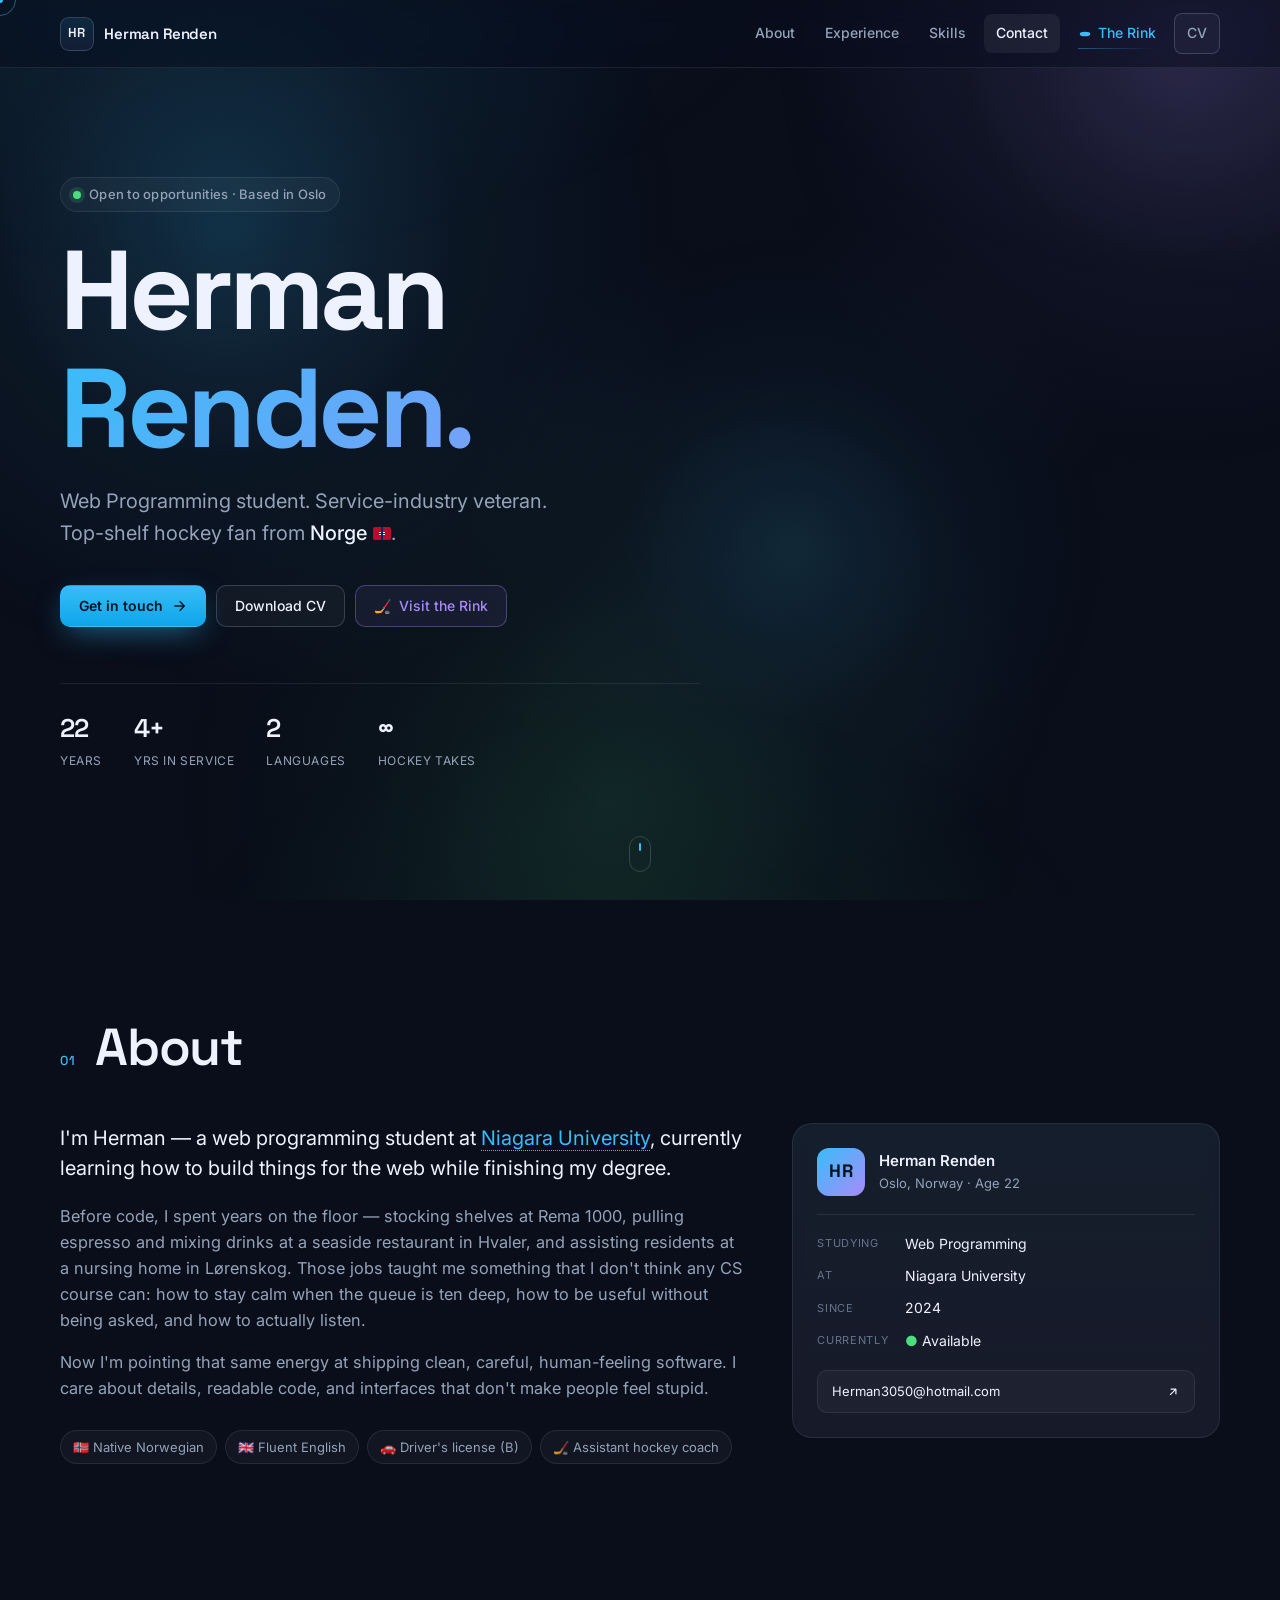
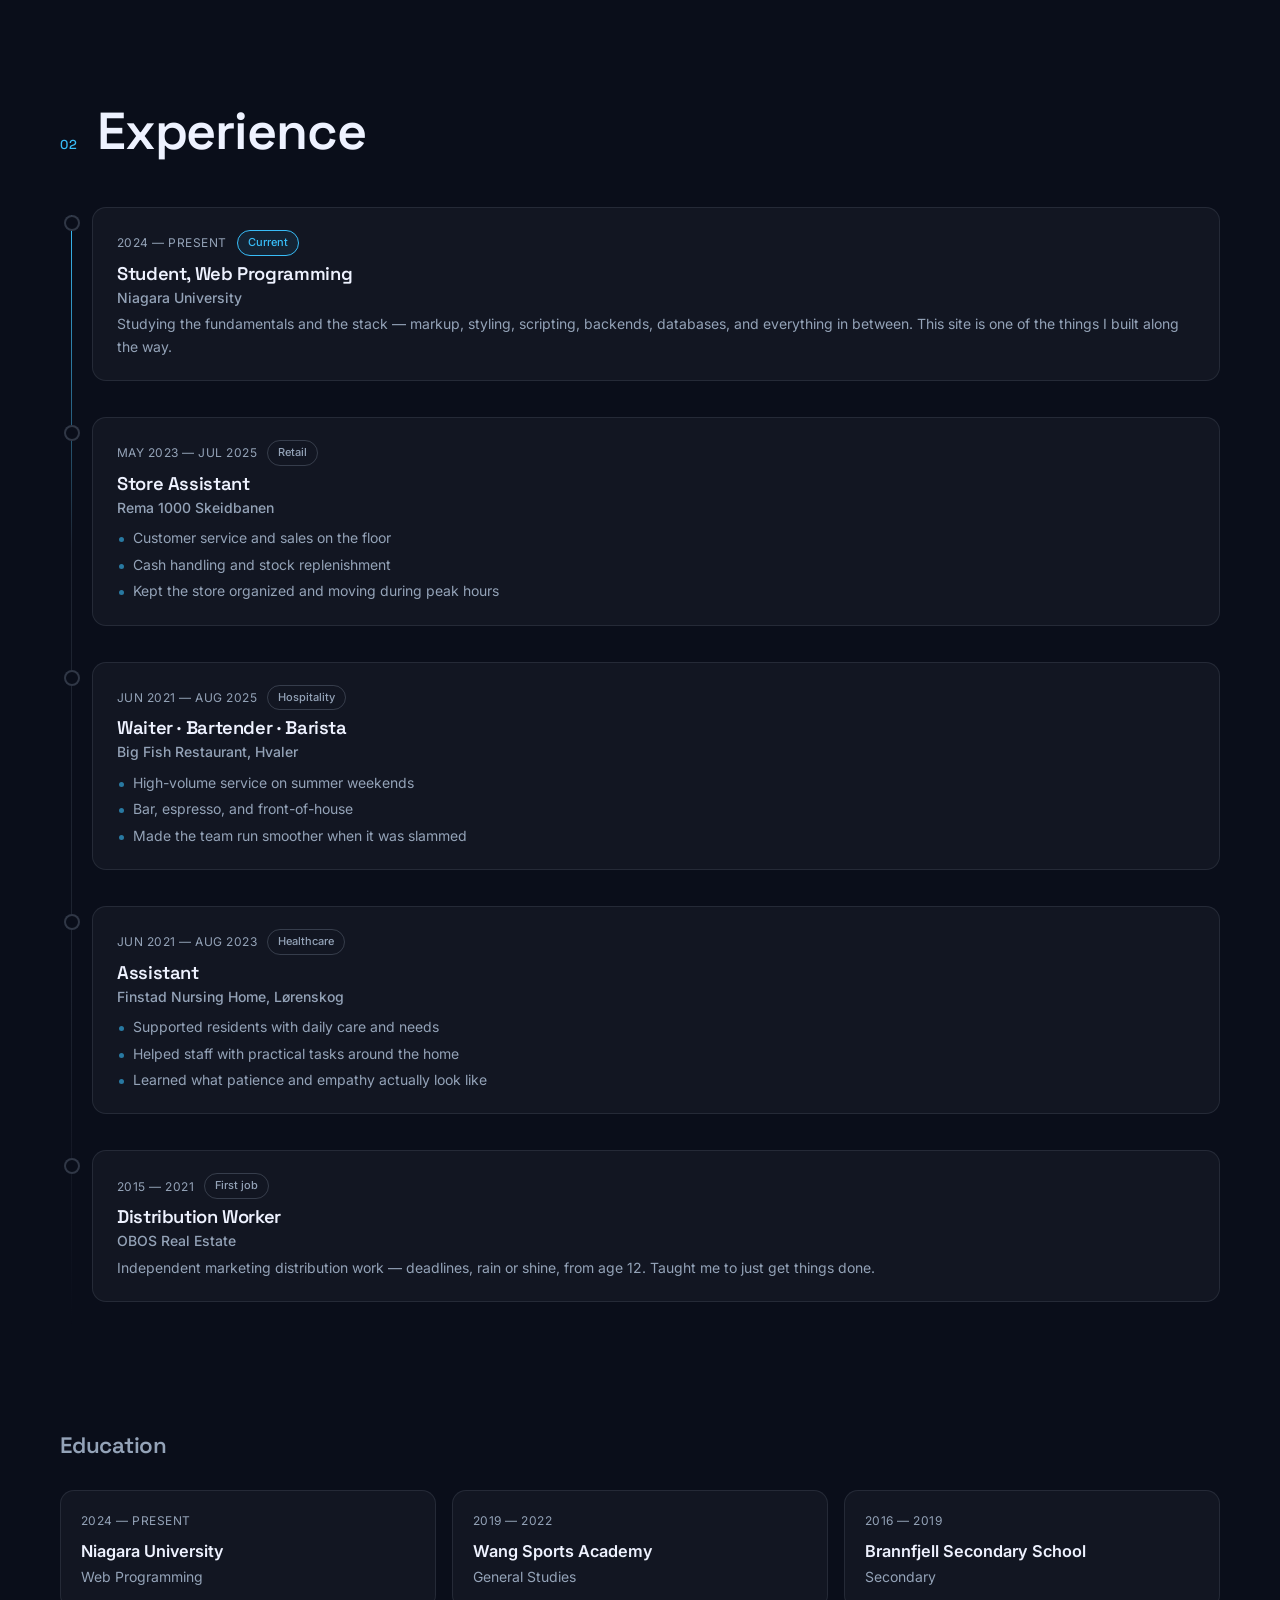
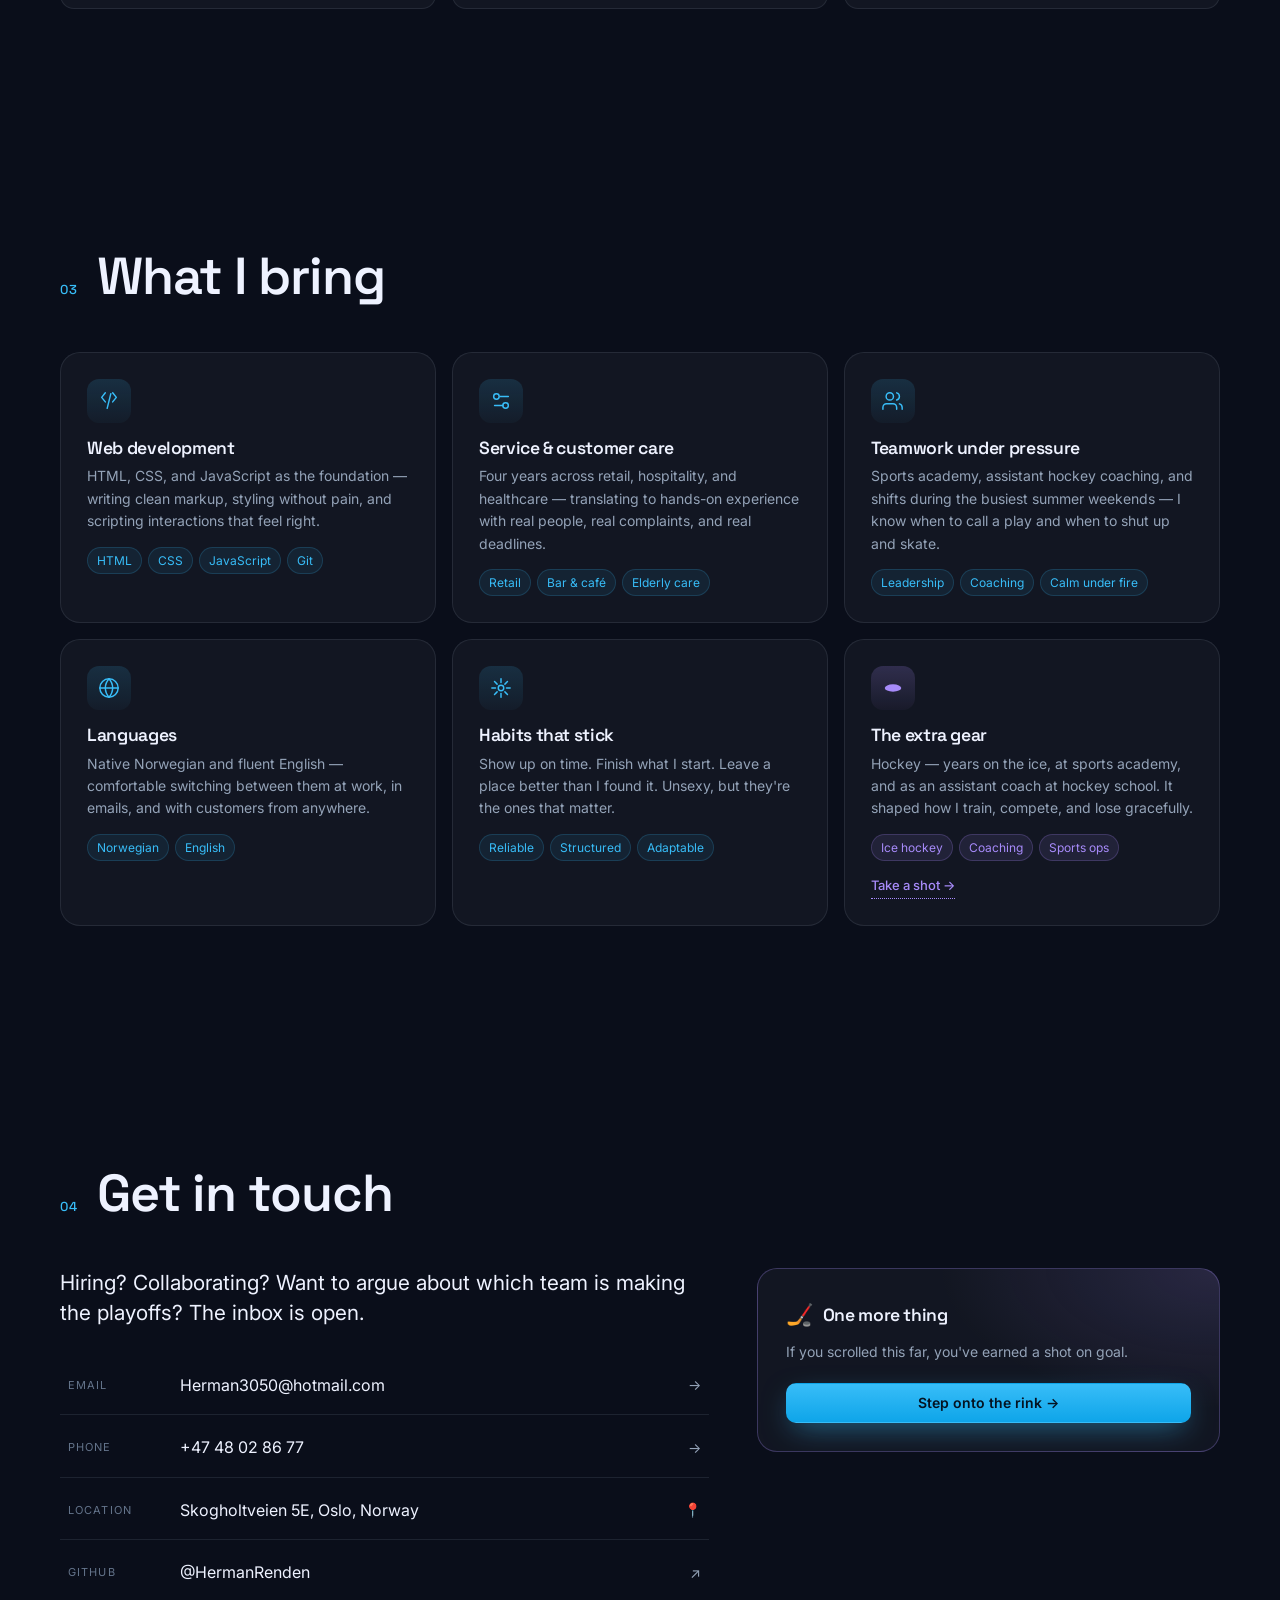
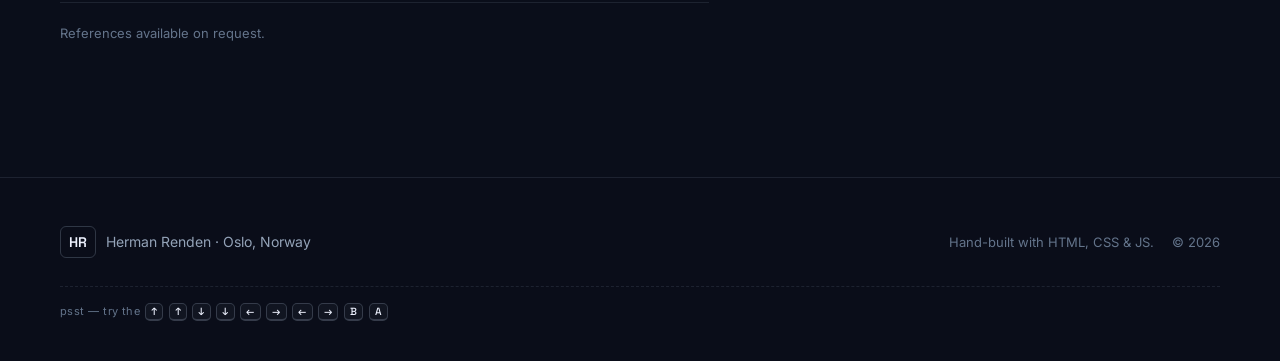
<file: index.html>
<!doctype html>
<html lang="en">
<head>
  <meta charset="utf-8" />
  <meta name="viewport" content="width=device-width,initial-scale=1" />
  <meta name="theme-color" content="#0a0e1a" />
  <meta name="description" content="Herman Renden — Web Programming student at Niagara University. Service-industry veteran, Norwegian, hockey fan. Currently looking for opportunities." />
  <meta property="og:title" content="Herman Renden" />
  <meta property="og:description" content="Web Programming student. Service-industry veteran. Top-shelf hockey fan." />
  <meta property="og:type" content="website" />
  <title>Herman Renden — Web Programming Student</title>
  <link rel="preconnect" href="https://fonts.googleapis.com" />
  <link rel="preconnect" href="https://fonts.gstatic.com" crossorigin />
  <link rel="stylesheet" href="https://fonts.googleapis.com/css2?family=Inter:wght@300;400;500;600;700&family=Space+Grotesk:wght@500;600;700&display=swap" />
  <link rel="stylesheet" href="assets/css/style.css" />
  <link rel="icon" href="data:image/svg+xml,%3Csvg xmlns='http://www.w3.org/2000/svg' viewBox='0 0 100 100'%3E%3Ccircle cx='50' cy='50' r='36' fill='%230a0e1a' stroke='%2338bdf8' stroke-width='4'/%3E%3Ctext x='50' y='64' text-anchor='middle' font-size='44' font-family='sans-serif' font-weight='700' fill='%2338bdf8'%3EH%3C/text%3E%3C/svg%3E" />
</head>
<body>

  <div class="scroll-progress" id="scrollProgress" aria-hidden="true"></div>
  <div class="cursor-dot" id="cursorDot" aria-hidden="true"></div>
  <div class="cursor-ring" id="cursorRing" aria-hidden="true"></div>

  <canvas id="aurora" aria-hidden="true"></canvas>

  <header class="nav">
    <a href="#home" class="nav-brand">
      <span class="nav-mono">HR</span>
      <span class="nav-name">Herman Renden</span>
    </a>
    <nav class="nav-links" aria-label="Primary">
      <a href="#about">About</a>
      <a href="#experience">Experience</a>
      <a href="#skills">Skills</a>
      <a href="#contact">Contact</a>
      <a href="rink.html" class="nav-fun" title="Take a shot">
        <svg viewBox="0 0 24 24" width="14" height="14" fill="currentColor" aria-hidden="true"><ellipse cx="12" cy="12" rx="9" ry="4"/></svg>
        The Rink
      </a>
      <a href="assets/CV-Herman-Renden-2026.docx" class="nav-cv" download>CV</a>
    </nav>
    <button class="nav-toggle" id="navToggle" aria-label="Open menu" aria-expanded="false">
      <span></span><span></span><span></span>
    </button>
  </header>

  <main>

    <section id="home" class="hero">
      <div class="hero-inner">
        <p class="eyebrow reveal">
          <span class="dot-live"></span>
          Open to opportunities · Based in Oslo
        </p>
        <h1 class="hero-title reveal">
          <span class="title-line">Herman</span>
          <span class="title-line title-accent">Renden.</span>
        </h1>
        <p class="hero-sub reveal">
          Web Programming student. Service-industry veteran.<br />
          Top-shelf hockey fan from <span class="hero-nor">Norge <span class="flag-no" aria-hidden="true"></span></span>.
        </p>
        <div class="hero-cta reveal">
          <a href="#contact" class="btn btn-primary">
            Get in touch
            <svg viewBox="0 0 24 24" width="16" height="16" fill="none" stroke="currentColor" stroke-width="2" aria-hidden="true"><path d="M5 12h14M13 5l7 7-7 7"/></svg>
          </a>
          <a href="assets/CV-Herman-Renden-2026.docx" class="btn btn-ghost" download>
            Download CV
          </a>
          <a href="rink.html" class="btn btn-fun" title="Score some goals">
            <span>🏒</span> Visit the Rink
          </a>
        </div>
        <div class="hero-meta reveal">
          <div><strong>22</strong><span>years</span></div>
          <div><strong>4+</strong><span>yrs in service</span></div>
          <div><strong>2</strong><span>languages</span></div>
          <div><strong>∞</strong><span>hockey takes</span></div>
        </div>
      </div>

      <a href="#about" class="scroll-indicator" aria-label="Scroll down">
        <span></span>
      </a>
    </section>

    <section id="about" class="section">
      <div class="section-head reveal">
        <span class="section-num">01</span>
        <h2>About</h2>
      </div>
      <div class="about-grid">
        <div class="about-copy reveal">
          <p class="lead">
            I'm Herman — a web programming student at <a href="https://www.niagara.edu" rel="noopener" target="_blank">Niagara University</a>, currently learning how to build things for the web while finishing my degree.
          </p>
          <p>
            Before code, I spent years on the floor — stocking shelves at Rema 1000, pulling espresso and mixing drinks at a seaside restaurant in Hvaler, and assisting residents at a nursing home in Lørenskog. Those jobs taught me something that I don't think any CS course can: how to stay calm when the queue is ten deep, how to be useful without being asked, and how to actually listen.
          </p>
          <p>
            Now I'm pointing that same energy at shipping clean, careful, human-feeling software. I care about details, readable code, and interfaces that don't make people feel stupid.
          </p>
          <div class="chip-row">
            <span class="chip">🇳🇴 Native Norwegian</span>
            <span class="chip">🇬🇧 Fluent English</span>
            <span class="chip">🚗 Driver's license (B)</span>
            <span class="chip">🏒 Assistant hockey coach</span>
          </div>
        </div>

        <aside class="about-card reveal" aria-label="At a glance">
          <div class="card-header">
            <div class="monogram" aria-hidden="true">HR</div>
            <div>
              <div class="card-title">Herman Renden</div>
              <div class="card-sub">Oslo, Norway · Age 22</div>
            </div>
          </div>
          <dl class="card-list">
            <div><dt>Studying</dt><dd>Web Programming</dd></div>
            <div><dt>At</dt><dd>Niagara University</dd></div>
            <div><dt>Since</dt><dd>2024</dd></div>
            <div><dt>Currently</dt><dd><span class="blink">●</span> Available</dd></div>
          </dl>
          <a href="mailto:Herman3050@hotmail.com" class="card-cta">
            Herman3050@hotmail.com
            <svg viewBox="0 0 24 24" width="14" height="14" fill="none" stroke="currentColor" stroke-width="2" aria-hidden="true"><path d="M7 17L17 7M17 7H8M17 7v9"/></svg>
          </a>
        </aside>
      </div>
    </section>

    <section id="experience" class="section">
      <div class="section-head reveal">
        <span class="section-num">02</span>
        <h2>Experience</h2>
      </div>

      <ol class="timeline">
        <li class="timeline-item reveal" data-year="2024 – Now">
          <div class="timeline-dot"></div>
          <div class="timeline-content">
            <div class="timeline-meta">
              <span class="timeline-when">2024 — Present</span>
              <span class="timeline-badge badge-current">Current</span>
            </div>
            <h3>Student, Web Programming</h3>
            <p class="timeline-where">Niagara University</p>
            <p>Studying the fundamentals and the stack — markup, styling, scripting, backends, databases, and everything in between. This site is one of the things I built along the way.</p>
          </div>
        </li>

        <li class="timeline-item reveal" data-year="2023 – 2025">
          <div class="timeline-dot"></div>
          <div class="timeline-content">
            <div class="timeline-meta">
              <span class="timeline-when">May 2023 — Jul 2025</span>
              <span class="timeline-badge">Retail</span>
            </div>
            <h3>Store Assistant</h3>
            <p class="timeline-where">Rema 1000 Skeidbanen</p>
            <ul class="timeline-bullets">
              <li>Customer service and sales on the floor</li>
              <li>Cash handling and stock replenishment</li>
              <li>Kept the store organized and moving during peak hours</li>
            </ul>
          </div>
        </li>

        <li class="timeline-item reveal" data-year="2021 – 2025">
          <div class="timeline-dot"></div>
          <div class="timeline-content">
            <div class="timeline-meta">
              <span class="timeline-when">Jun 2021 — Aug 2025</span>
              <span class="timeline-badge">Hospitality</span>
            </div>
            <h3>Waiter · Bartender · Barista</h3>
            <p class="timeline-where">Big Fish Restaurant, Hvaler</p>
            <ul class="timeline-bullets">
              <li>High-volume service on summer weekends</li>
              <li>Bar, espresso, and front-of-house</li>
              <li>Made the team run smoother when it was slammed</li>
            </ul>
          </div>
        </li>

        <li class="timeline-item reveal" data-year="2021 – 2023">
          <div class="timeline-dot"></div>
          <div class="timeline-content">
            <div class="timeline-meta">
              <span class="timeline-when">Jun 2021 — Aug 2023</span>
              <span class="timeline-badge">Healthcare</span>
            </div>
            <h3>Assistant</h3>
            <p class="timeline-where">Finstad Nursing Home, Lørenskog</p>
            <ul class="timeline-bullets">
              <li>Supported residents with daily care and needs</li>
              <li>Helped staff with practical tasks around the home</li>
              <li>Learned what patience and empathy actually look like</li>
            </ul>
          </div>
        </li>

        <li class="timeline-item reveal" data-year="2015 – 2021">
          <div class="timeline-dot"></div>
          <div class="timeline-content">
            <div class="timeline-meta">
              <span class="timeline-when">2015 — 2021</span>
              <span class="timeline-badge">First job</span>
            </div>
            <h3>Distribution Worker</h3>
            <p class="timeline-where">OBOS Real Estate</p>
            <p>Independent marketing distribution work — deadlines, rain or shine, from age 12. Taught me to just get things done.</p>
          </div>
        </li>
      </ol>

      <div class="sub-head reveal">
        <h3>Education</h3>
      </div>
      <div class="education-grid">
        <div class="edu-card reveal">
          <div class="edu-year">2024 — Present</div>
          <div class="edu-name">Niagara University</div>
          <div class="edu-program">Web Programming</div>
        </div>
        <div class="edu-card reveal">
          <div class="edu-year">2019 — 2022</div>
          <div class="edu-name">Wang Sports Academy</div>
          <div class="edu-program">General Studies</div>
        </div>
        <div class="edu-card reveal">
          <div class="edu-year">2016 — 2019</div>
          <div class="edu-name">Brannfjell Secondary School</div>
          <div class="edu-program">Secondary</div>
        </div>
      </div>
    </section>

    <section id="skills" class="section">
      <div class="section-head reveal">
        <span class="section-num">03</span>
        <h2>What I bring</h2>
      </div>

      <div class="skills-grid">
        <article class="skill-card reveal" data-skill="web">
          <div class="skill-icon">
            <svg viewBox="0 0 24 24" fill="none" stroke="currentColor" stroke-width="1.6" stroke-linecap="round" stroke-linejoin="round"><path d="M8 3 4 8l4 5"/><path d="m16 3 4 5-4 5"/><path d="M14 4 10 20"/></svg>
          </div>
          <h3>Web development</h3>
          <p>HTML, CSS, and JavaScript as the foundation — writing clean markup, styling without pain, and scripting interactions that feel right.</p>
          <div class="skill-tags">
            <span>HTML</span><span>CSS</span><span>JavaScript</span><span>Git</span>
          </div>
        </article>

        <article class="skill-card reveal" data-skill="service">
          <div class="skill-icon">
            <svg viewBox="0 0 24 24" fill="none" stroke="currentColor" stroke-width="1.6" stroke-linecap="round" stroke-linejoin="round"><path d="M20 7h-9"/><path d="M14 17H5"/><circle cx="17" cy="17" r="3"/><circle cx="7" cy="7" r="3"/></svg>
          </div>
          <h3>Service & customer care</h3>
          <p>Four years across retail, hospitality, and healthcare — translating to hands-on experience with real people, real complaints, and real deadlines.</p>
          <div class="skill-tags">
            <span>Retail</span><span>Bar &amp; café</span><span>Elderly care</span>
          </div>
        </article>

        <article class="skill-card reveal" data-skill="team">
          <div class="skill-icon">
            <svg viewBox="0 0 24 24" fill="none" stroke="currentColor" stroke-width="1.6" stroke-linecap="round" stroke-linejoin="round"><path d="M16 21v-2a4 4 0 0 0-4-4H5a4 4 0 0 0-4 4v2"/><circle cx="8.5" cy="7" r="4"/><path d="M22 21v-2a4 4 0 0 0-3-3.87"/><path d="M16 3.13a4 4 0 0 1 0 7.75"/></svg>
          </div>
          <h3>Teamwork under pressure</h3>
          <p>Sports academy, assistant hockey coaching, and shifts during the busiest summer weekends — I know when to call a play and when to shut up and skate.</p>
          <div class="skill-tags">
            <span>Leadership</span><span>Coaching</span><span>Calm under fire</span>
          </div>
        </article>

        <article class="skill-card reveal" data-skill="lang">
          <div class="skill-icon">
            <svg viewBox="0 0 24 24" fill="none" stroke="currentColor" stroke-width="1.6" stroke-linecap="round" stroke-linejoin="round"><circle cx="12" cy="12" r="10"/><path d="M2 12h20"/><path d="M12 2a15.3 15.3 0 0 1 4 10 15.3 15.3 0 0 1-4 10 15.3 15.3 0 0 1-4-10 15.3 15.3 0 0 1 4-10z"/></svg>
          </div>
          <h3>Languages</h3>
          <p>Native Norwegian and fluent English — comfortable switching between them at work, in emails, and with customers from anywhere.</p>
          <div class="skill-tags">
            <span>Norwegian</span><span>English</span>
          </div>
        </article>

        <article class="skill-card reveal" data-skill="habits">
          <div class="skill-icon">
            <svg viewBox="0 0 24 24" fill="none" stroke="currentColor" stroke-width="1.6" stroke-linecap="round" stroke-linejoin="round"><path d="M12 2v4"/><path d="m4.93 4.93 2.83 2.83"/><path d="M2 12h4"/><path d="m4.93 19.07 2.83-2.83"/><path d="M12 18v4"/><path d="m19.07 19.07-2.83-2.83"/><path d="M22 12h-4"/><path d="m19.07 4.93-2.83 2.83"/><circle cx="12" cy="12" r="3"/></svg>
          </div>
          <h3>Habits that stick</h3>
          <p>Show up on time. Finish what I start. Leave a place better than I found it. Unsexy, but they're the ones that matter.</p>
          <div class="skill-tags">
            <span>Reliable</span><span>Structured</span><span>Adaptable</span>
          </div>
        </article>

        <article class="skill-card reveal skill-fun" data-skill="hockey">
          <div class="skill-icon">
            <svg viewBox="0 0 24 24" fill="currentColor" aria-hidden="true"><ellipse cx="12" cy="12" rx="9" ry="4"/></svg>
          </div>
          <h3>The extra gear</h3>
          <p>Hockey — years on the ice, at sports academy, and as an assistant coach at hockey school. It shaped how I train, compete, and lose gracefully.</p>
          <div class="skill-tags">
            <span>Ice hockey</span><span>Coaching</span><span>Sports ops</span>
          </div>
          <a href="rink.html" class="skill-link">Take a shot →</a>
        </article>
      </div>
    </section>

    <section id="contact" class="section">
      <div class="section-head reveal">
        <span class="section-num">04</span>
        <h2>Get in touch</h2>
      </div>

      <div class="contact-wrap reveal">
        <div class="contact-left">
          <p class="contact-lede">
            Hiring? Collaborating? Want to argue about which team is making the playoffs? The inbox is open.
          </p>

          <div class="contact-list">
            <a href="mailto:Herman3050@hotmail.com" class="contact-row">
              <span class="contact-label">Email</span>
              <span class="contact-value">Herman3050@hotmail.com</span>
              <span class="contact-arrow">→</span>
            </a>
            <a href="tel:+4748028677" class="contact-row">
              <span class="contact-label">Phone</span>
              <span class="contact-value">+47 48 02 86 77</span>
              <span class="contact-arrow">→</span>
            </a>
            <div class="contact-row">
              <span class="contact-label">Location</span>
              <span class="contact-value">Skogholtveien 5E, Oslo, Norway</span>
              <span class="contact-arrow">📍</span>
            </div>
            <a href="https://github.com/HermanRenden" rel="noopener" target="_blank" class="contact-row">
              <span class="contact-label">GitHub</span>
              <span class="contact-value">@HermanRenden</span>
              <span class="contact-arrow">↗</span>
            </a>
          </div>

          <p class="contact-micro">References available on request.</p>
        </div>

        <div class="contact-right">
          <div class="rink-invite">
            <div class="rink-invite-head">
              <span class="rink-emoji" aria-hidden="true">🏒</span>
              <h3>One more thing</h3>
            </div>
            <p>If you scrolled this far, you've earned a shot on goal.</p>
            <a href="rink.html" class="btn btn-primary btn-block">Step onto the rink →</a>
          </div>
        </div>
      </div>
    </section>

  </main>

  <footer class="footer">
    <div class="footer-inner">
      <div class="footer-brand">
        <span class="footer-mono">HR</span>
        <span>Herman Renden · Oslo, Norway</span>
      </div>
      <div class="footer-meta">
        <span>Hand-built with HTML, CSS &amp; JS.</span>
        <span>© <span id="year"></span></span>
      </div>
      <div class="footer-hint" aria-hidden="true">
        psst — try the <kbd>↑</kbd> <kbd>↑</kbd> <kbd>↓</kbd> <kbd>↓</kbd> <kbd>←</kbd> <kbd>→</kbd> <kbd>←</kbd> <kbd>→</kbd> <kbd>B</kbd> <kbd>A</kbd>
      </div>
    </div>
  </footer>

  <div class="puck-rain" id="puckRain" aria-hidden="true"></div>

  <script src="assets/js/main.js"></script>
</body>
</html>
</file>
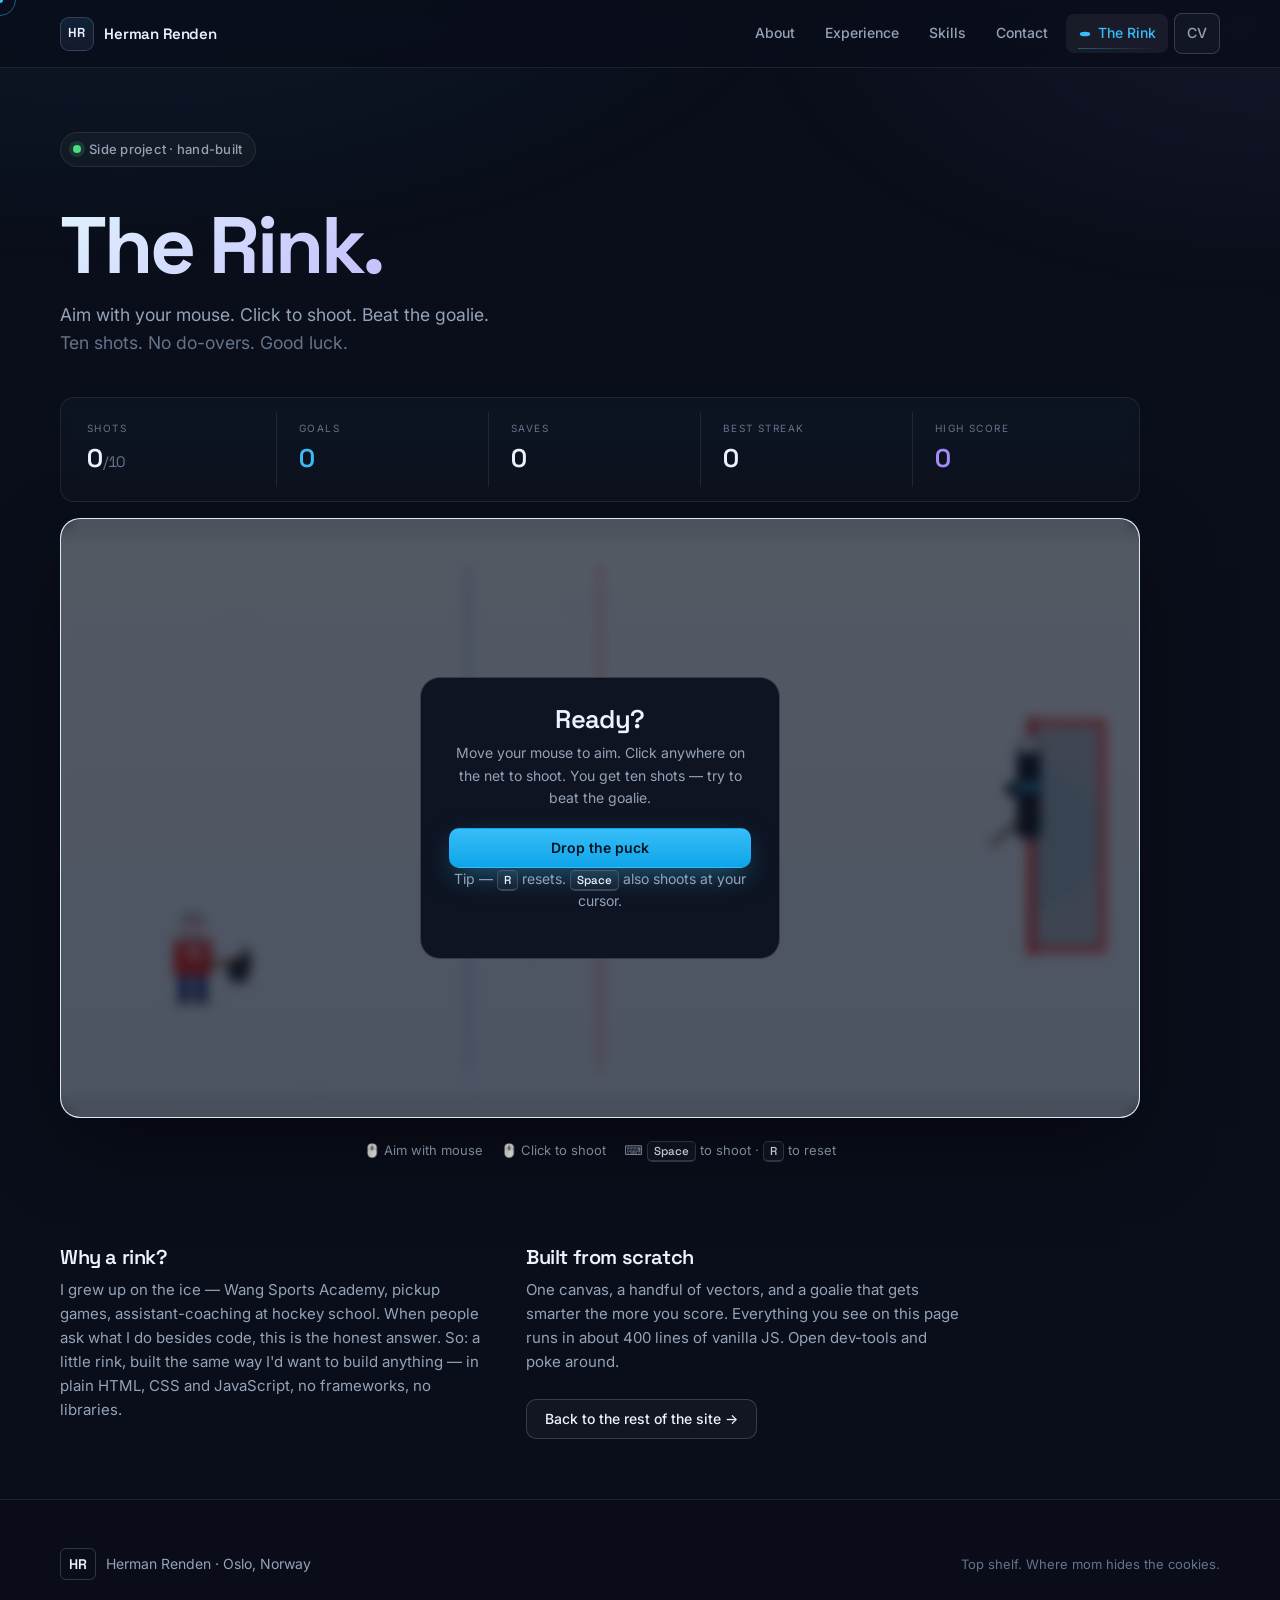
<file: rink.html>
<!doctype html>
<html lang="en">
<head>
  <meta charset="utf-8" />
  <meta name="viewport" content="width=device-width,initial-scale=1" />
  <meta name="theme-color" content="#0a0e1a" />
  <meta name="description" content="Take a shot — a tiny browser hockey shootout by Herman Renden." />
  <title>The Rink — Herman Renden</title>
  <link rel="preconnect" href="https://fonts.googleapis.com" />
  <link rel="preconnect" href="https://fonts.gstatic.com" crossorigin />
  <link rel="stylesheet" href="https://fonts.googleapis.com/css2?family=Inter:wght@300;400;500;600;700&family=Space+Grotesk:wght@500;600;700&display=swap" />
  <link rel="stylesheet" href="assets/css/style.css" />
  <link rel="icon" href="data:image/svg+xml,%3Csvg xmlns='http://www.w3.org/2000/svg' viewBox='0 0 100 100'%3E%3Ccircle cx='50' cy='50' r='36' fill='%230a0e1a' stroke='%2338bdf8' stroke-width='4'/%3E%3Ctext x='50' y='64' text-anchor='middle' font-size='44' font-family='sans-serif' font-weight='700' fill='%2338bdf8'%3EH%3C/text%3E%3C/svg%3E" />
</head>
<body class="rink-body">

  <div class="cursor-dot" id="cursorDot" aria-hidden="true"></div>
  <div class="cursor-ring" id="cursorRing" aria-hidden="true"></div>

  <header class="nav nav-solid">
    <a href="index.html" class="nav-brand">
      <span class="nav-mono">HR</span>
      <span class="nav-name">Herman Renden</span>
    </a>
    <nav class="nav-links" aria-label="Primary">
      <a href="index.html#about">About</a>
      <a href="index.html#experience">Experience</a>
      <a href="index.html#skills">Skills</a>
      <a href="index.html#contact">Contact</a>
      <a href="rink.html" class="nav-fun nav-active" aria-current="page">
        <svg viewBox="0 0 24 24" width="14" height="14" fill="currentColor" aria-hidden="true"><ellipse cx="12" cy="12" rx="9" ry="4"/></svg>
        The Rink
      </a>
      <a href="assets/CV-Herman-Renden-2026.docx" class="nav-cv" download>CV</a>
    </nav>
  </header>

  <main class="rink-main">
    <section class="rink-hero">
      <p class="eyebrow">
        <span class="dot-live"></span>
        Side project · hand-built
      </p>
      <h1 class="rink-title">The Rink.</h1>
      <p class="rink-sub">
        Aim with your mouse. Click to shoot. Beat the goalie.<br />
        <span class="rink-sub-muted">Ten shots. No do-overs. Good luck.</span>
      </p>
    </section>

    <section class="rink-stage">
      <div class="scoreboard" role="status" aria-live="polite">
        <div class="sb-cell">
          <span class="sb-label">Shots</span>
          <span class="sb-value" id="sbShots">0<span class="sb-total">/10</span></span>
        </div>
        <div class="sb-cell sb-accent">
          <span class="sb-label">Goals</span>
          <span class="sb-value" id="sbGoals">0</span>
        </div>
        <div class="sb-cell">
          <span class="sb-label">Saves</span>
          <span class="sb-value" id="sbSaves">0</span>
        </div>
        <div class="sb-cell">
          <span class="sb-label">Best streak</span>
          <span class="sb-value" id="sbStreak">0</span>
        </div>
        <div class="sb-cell sb-hi">
          <span class="sb-label">High score</span>
          <span class="sb-value" id="sbHigh">0</span>
        </div>
      </div>

      <div class="rink-canvas-wrap">
        <canvas id="rink" width="900" height="500" role="img" aria-label="Hockey rink — aim with your mouse, click to shoot"></canvas>

        <div class="rink-overlay" id="rinkOverlay">
          <div class="overlay-card">
            <h2 id="overlayTitle">Ready?</h2>
            <p id="overlayBody">Move your mouse to aim. Click anywhere on the net to shoot. You get ten shots — try to beat the goalie.</p>
            <button id="overlayBtn" class="btn btn-primary btn-block">Drop the puck</button>
            <p class="overlay-fineprint">Tip — <kbd>R</kbd> resets. <kbd>Space</kbd> also shoots at your cursor.</p>
          </div>
        </div>
      </div>

      <div class="rink-hints">
        <span>🖱️ Aim with mouse</span>
        <span>🖱️ Click to shoot</span>
        <span>⌨️ <kbd>Space</kbd> to shoot · <kbd>R</kbd> to reset</span>
      </div>
    </section>

    <section class="rink-outro">
      <div class="outro-grid">
        <div>
          <h3>Why a rink?</h3>
          <p>I grew up on the ice — Wang Sports Academy, pickup games, assistant-coaching at hockey school. When people ask what I do besides code, this is the honest answer. So: a little rink, built the same way I'd want to build anything — in plain HTML, CSS and JavaScript, no frameworks, no libraries.</p>
        </div>
        <div>
          <h3>Built from scratch</h3>
          <p>One canvas, a handful of vectors, and a goalie that gets smarter the more you score. Everything you see on this page runs in about 400 lines of vanilla JS. Open dev-tools and poke around.</p>
          <a href="index.html#contact" class="btn btn-ghost">Back to the rest of the site →</a>
        </div>
      </div>
    </section>
  </main>

  <footer class="footer">
    <div class="footer-inner">
      <div class="footer-brand">
        <span class="footer-mono">HR</span>
        <span>Herman Renden · Oslo, Norway</span>
      </div>
      <div class="footer-meta">
        <span>Top shelf. Where mom hides the cookies.</span>
      </div>
    </div>
  </footer>

  <script src="assets/js/rink.js"></script>
</body>
</html>
</file>
<file: assets/css/style.css>
/* ==========================================================================
   Herman Renden — hermanrenden.github.io
   Hand-built. No framework. No build step.
   ========================================================================== */

/* ---------- tokens ---------- */
:root {
  --bg: #0a0e1a;
  --bg-2: #0e1422;
  --surface: rgba(255, 255, 255, 0.035);
  --surface-2: rgba(255, 255, 255, 0.06);
  --border: rgba(148, 163, 184, 0.14);
  --border-strong: rgba(148, 163, 184, 0.28);
  --text: #eef2ff;
  --muted: #94a3b8;
  --dim: #64748b;
  --accent: #38bdf8;       /* ice blue */
  --accent-2: #a78bfa;     /* aurora violet */
  --accent-3: #4ade80;     /* aurora green */
  --accent-warn: #f59e0b;
  --ring: 0 0 0 1px rgba(56, 189, 248, 0.35);
  --shadow-lg: 0 30px 80px -20px rgba(0, 0, 0, 0.6);
  --radius: 14px;
  --radius-lg: 20px;
  --max: 1160px;
  --nav-h: 68px;
  --ease: cubic-bezier(0.22, 1, 0.36, 1);
}

/* ---------- reset ---------- */
*, *::before, *::after { box-sizing: border-box; }
html { scroll-behavior: smooth; }
body {
  margin: 0;
  font-family: "Inter", system-ui, -apple-system, "Segoe UI", Roboto, sans-serif;
  background: var(--bg);
  color: var(--text);
  line-height: 1.6;
  -webkit-font-smoothing: antialiased;
  -moz-osx-font-smoothing: grayscale;
  overflow-x: hidden;
}
body::before {
  content: "";
  position: fixed;
  inset: 0;
  background:
    radial-gradient(1200px 600px at 10% -10%, rgba(56, 189, 248, 0.08), transparent 60%),
    radial-gradient(900px 500px at 100% 0%, rgba(167, 139, 250, 0.07), transparent 60%),
    radial-gradient(800px 500px at 50% 110%, rgba(74, 222, 128, 0.05), transparent 60%);
  pointer-events: none;
  z-index: 0;
}
h1, h2, h3, h4 {
  font-family: "Space Grotesk", "Inter", sans-serif;
  letter-spacing: -0.02em;
  line-height: 1.05;
  margin: 0;
  color: var(--text);
}
p { margin: 0 0 1em; }
a { color: var(--accent); text-decoration: none; }
a:focus-visible, button:focus-visible {
  outline: 2px solid var(--accent);
  outline-offset: 3px;
  border-radius: 4px;
}
ul, ol { margin: 0; padding: 0; }
li { list-style: none; }
kbd {
  font: 500 0.72rem/1 "Space Grotesk", ui-monospace, monospace;
  padding: 2px 6px;
  border: 1px solid var(--border-strong);
  border-bottom-width: 2px;
  border-radius: 5px;
  background: var(--surface);
  color: var(--text);
}

::selection { background: rgba(56, 189, 248, 0.35); color: #fff; }

/* ---------- aurora canvas ---------- */
#aurora {
  position: fixed;
  inset: 0;
  width: 100%;
  height: 100%;
  z-index: 0;
  opacity: 0.9;
  pointer-events: none;
}

/* ---------- scroll progress ---------- */
.scroll-progress {
  position: fixed;
  top: 0; left: 0;
  width: 0%;
  height: 2px;
  background: linear-gradient(90deg, var(--accent), var(--accent-2));
  z-index: 100;
  transition: width 60ms linear;
}

/* ---------- custom cursor ---------- */
.cursor-dot, .cursor-ring {
  position: fixed;
  top: 0; left: 0;
  pointer-events: none;
  z-index: 200;
  transform: translate(-50%, -50%);
  will-change: transform;
}
.cursor-dot {
  width: 6px; height: 6px;
  background: var(--accent);
  border-radius: 50%;
  transition: transform 80ms var(--ease), opacity 200ms;
}
.cursor-ring {
  width: 32px; height: 32px;
  border: 1px solid rgba(56, 189, 248, 0.45);
  border-radius: 50%;
  transition: transform 280ms var(--ease), width 200ms, height 200ms, border-color 200ms;
}
.cursor-ring.is-hover {
  width: 56px; height: 56px;
  border-color: rgba(167, 139, 250, 0.7);
}
@media (pointer: coarse) {
  .cursor-dot, .cursor-ring { display: none; }
}

/* ---------- reveal animations ---------- */
.reveal {
  opacity: 0;
  transform: translateY(20px);
  transition: opacity 700ms var(--ease), transform 700ms var(--ease);
}
.reveal.is-in {
  opacity: 1;
  transform: none;
}

/* ---------- nav ---------- */
.nav {
  position: sticky;
  top: 0;
  z-index: 50;
  display: flex;
  align-items: center;
  justify-content: space-between;
  padding: 14px max(20px, calc((100vw - var(--max)) / 2));
  height: var(--nav-h);
  backdrop-filter: saturate(140%) blur(12px);
  -webkit-backdrop-filter: saturate(140%) blur(12px);
  background: rgba(10, 14, 26, 0.55);
  border-bottom: 1px solid var(--border);
}
.nav.nav-solid { background: rgba(10, 14, 26, 0.85); }
.nav-brand {
  display: flex;
  align-items: center;
  gap: 10px;
  color: var(--text);
  font-weight: 600;
  font-family: "Space Grotesk", sans-serif;
  letter-spacing: -0.01em;
}
.nav-mono {
  display: grid; place-items: center;
  width: 34px; height: 34px;
  border-radius: 9px;
  border: 1px solid var(--border-strong);
  background: linear-gradient(180deg, rgba(56,189,248,0.12), rgba(167,139,250,0.08));
  font-size: 13px;
  letter-spacing: 0.02em;
}
.nav-name { font-size: 15px; }

.nav-links {
  display: flex;
  align-items: center;
  gap: 6px;
}
.nav-links a {
  color: var(--muted);
  font-size: 14px;
  font-weight: 500;
  padding: 8px 12px;
  border-radius: 8px;
  transition: color 180ms, background 180ms;
  display: inline-flex;
  align-items: center;
  gap: 6px;
}
.nav-links a:hover { color: var(--text); background: var(--surface); }
.nav-links a.nav-active { color: var(--text); background: var(--surface-2); }
.nav-fun {
  color: var(--accent) !important;
  position: relative;
}
.nav-fun::after {
  content: "";
  position: absolute;
  inset: auto 12px 4px;
  height: 1px;
  background: linear-gradient(90deg, var(--accent), transparent);
  opacity: 0.4;
}
.nav-cv {
  border: 1px solid var(--border-strong);
  background: var(--surface) !important;
}
.nav-cv:hover { background: var(--surface-2) !important; border-color: var(--accent) !important; }

.nav-toggle { display: none; }

/* ---------- buttons ---------- */
.btn {
  display: inline-flex;
  align-items: center;
  justify-content: center;
  gap: 8px;
  padding: 12px 18px;
  border-radius: 10px;
  font: 500 14px/1 "Inter", sans-serif;
  border: 1px solid transparent;
  cursor: pointer;
  transition: transform 160ms var(--ease), background 180ms, border-color 180ms, box-shadow 180ms, color 180ms;
  text-decoration: none;
  white-space: nowrap;
}
.btn:hover { transform: translateY(-1px); }
.btn:active { transform: translateY(0); }
.btn-primary {
  background: linear-gradient(180deg, #38bdf8, #0ea5e9);
  color: #041322;
  font-weight: 600;
  box-shadow: 0 10px 30px -8px rgba(56,189,248,0.55);
}
.btn-primary:hover { box-shadow: 0 16px 40px -10px rgba(56,189,248,0.7); }
.btn-ghost {
  border-color: var(--border-strong);
  color: var(--text);
  background: var(--surface);
}
.btn-ghost:hover { background: var(--surface-2); border-color: var(--accent); }
.btn-fun {
  color: var(--accent-2);
  border-color: rgba(167, 139, 250, 0.35);
  background: rgba(167, 139, 250, 0.08);
}
.btn-fun:hover { background: rgba(167, 139, 250, 0.16); border-color: var(--accent-2); }
.btn-block { width: 100%; }

/* ---------- hero ---------- */
.hero {
  position: relative;
  min-height: calc(100vh - var(--nav-h));
  display: grid;
  align-items: center;
  padding: 40px max(20px, calc((100vw - var(--max)) / 2)) 60px;
  z-index: 1;
}
.hero-inner { max-width: 820px; }
.eyebrow {
  display: inline-flex;
  align-items: center;
  gap: 8px;
  font-size: 13px;
  color: var(--muted);
  font-weight: 500;
  letter-spacing: 0.02em;
  padding: 6px 12px;
  border: 1px solid var(--border);
  border-radius: 999px;
  background: var(--surface);
  margin-bottom: 20px;
}
.dot-live {
  width: 8px; height: 8px;
  background: var(--accent-3);
  border-radius: 50%;
  box-shadow: 0 0 0 4px rgba(74,222,128,0.15);
  animation: pulse 2.4s ease-in-out infinite;
}
@keyframes pulse {
  0%, 100% { box-shadow: 0 0 0 4px rgba(74,222,128,0.15); }
  50%      { box-shadow: 0 0 0 9px rgba(74,222,128,0.03); }
}

.hero-title {
  font-size: clamp(3rem, 9vw, 7rem);
  font-weight: 700;
  letter-spacing: -0.04em;
  margin: 0 0 18px;
}
.title-line {
  display: block;
  overflow: hidden;
}
.title-accent {
  background: linear-gradient(135deg, var(--accent) 0%, var(--accent-2) 50%, var(--accent-3) 100%);
  -webkit-background-clip: text;
  background-clip: text;
  -webkit-text-fill-color: transparent;
  background-size: 200% 200%;
  animation: shimmer 8s ease-in-out infinite;
}
@keyframes shimmer {
  0%, 100% { background-position: 0% 50%; }
  50%      { background-position: 100% 50%; }
}
.hero-sub {
  font-size: clamp(1.05rem, 2vw, 1.25rem);
  color: var(--muted);
  max-width: 640px;
  margin: 0 0 36px;
}
.hero-nor { color: var(--text); font-weight: 500; display: inline-flex; align-items: center; gap: 6px; }
.flag-no {
  width: 18px; height: 13px;
  background:
    linear-gradient(to right, #ba0c2f 0 36%, transparent 36% 44%, #002868 44% 56%, transparent 56% 64%, #ba0c2f 64% 100%),
    linear-gradient(to bottom, #ba0c2f 0 36%, transparent 36% 44%, #002868 44% 56%, transparent 56% 64%, #ba0c2f 64% 100%),
    #fff;
  border-radius: 2px;
  display: inline-block;
}

.hero-cta {
  display: flex;
  flex-wrap: wrap;
  gap: 10px;
  margin-bottom: 56px;
}
.hero-meta {
  display: flex;
  flex-wrap: wrap;
  gap: 32px;
  padding-top: 24px;
  border-top: 1px solid var(--border);
  max-width: 640px;
}
.hero-meta > div {
  display: flex;
  flex-direction: column;
  gap: 2px;
}
.hero-meta strong {
  font-family: "Space Grotesk", sans-serif;
  font-size: 1.6rem;
  font-weight: 600;
  color: var(--text);
  letter-spacing: -0.03em;
}
.hero-meta span {
  color: var(--muted);
  font-size: 12px;
  letter-spacing: 0.05em;
  text-transform: uppercase;
}

.scroll-indicator {
  position: absolute;
  bottom: 28px;
  left: 50%;
  transform: translateX(-50%);
  width: 22px;
  height: 36px;
  border: 1.5px solid var(--border-strong);
  border-radius: 14px;
  display: grid;
  place-items: start center;
  padding-top: 6px;
}
.scroll-indicator span {
  width: 2px;
  height: 8px;
  background: var(--accent);
  border-radius: 2px;
  animation: scrollHint 1.6s var(--ease) infinite;
}
@keyframes scrollHint {
  0%   { transform: translateY(0); opacity: 0.9; }
  60%  { transform: translateY(12px); opacity: 0; }
  61%  { transform: translateY(0); opacity: 0; }
  100% { transform: translateY(0); opacity: 0.9; }
}

/* ---------- sections (shared) ---------- */
.section {
  position: relative;
  z-index: 1;
  padding: 120px max(20px, calc((100vw - var(--max)) / 2));
  max-width: 100vw;
}
.section-head {
  display: flex;
  align-items: baseline;
  gap: 18px;
  margin-bottom: 48px;
}
.section-num {
  font-family: "Space Grotesk", sans-serif;
  font-weight: 500;
  color: var(--accent);
  letter-spacing: 0.1em;
  font-size: 13px;
}
.section-head h2 {
  font-size: clamp(2rem, 4.5vw, 3.25rem);
  font-weight: 600;
}
.sub-head {
  margin: 96px 0 32px;
}
.sub-head h3 {
  font-size: 1.4rem;
  font-weight: 600;
  color: var(--muted);
  letter-spacing: -0.01em;
}

/* ---------- about ---------- */
.about-grid {
  display: grid;
  grid-template-columns: 1.6fr 1fr;
  gap: 48px;
  align-items: start;
}
.about-copy .lead {
  font-size: 1.25rem;
  color: var(--text);
  margin-bottom: 20px;
  line-height: 1.5;
}
.about-copy p { color: var(--muted); font-size: 1.02rem; }
.about-copy a { border-bottom: 1px dotted var(--accent); }
.about-copy a:hover { color: var(--accent-2); border-color: var(--accent-2); }

.chip-row {
  display: flex;
  flex-wrap: wrap;
  gap: 8px;
  margin-top: 28px;
}
.chip {
  padding: 6px 12px;
  border: 1px solid var(--border);
  border-radius: 999px;
  font-size: 13px;
  color: var(--muted);
  background: var(--surface);
  transition: border-color 180ms, color 180ms, transform 180ms var(--ease);
}
.chip:hover {
  border-color: var(--accent);
  color: var(--text);
  transform: translateY(-2px);
}

.about-card {
  padding: 24px;
  border: 1px solid var(--border);
  border-radius: var(--radius-lg);
  background:
    linear-gradient(180deg, rgba(56,189,248,0.05), rgba(167,139,250,0.03)),
    var(--surface);
  backdrop-filter: blur(8px);
  position: sticky;
  top: calc(var(--nav-h) + 20px);
}
.card-header {
  display: flex;
  align-items: center;
  gap: 14px;
  padding-bottom: 18px;
  border-bottom: 1px solid var(--border);
  margin-bottom: 18px;
}
.monogram {
  width: 48px; height: 48px;
  display: grid; place-items: center;
  border-radius: 12px;
  background: linear-gradient(135deg, var(--accent), var(--accent-2));
  color: #041322;
  font-family: "Space Grotesk", sans-serif;
  font-weight: 700;
  font-size: 18px;
  letter-spacing: 0.02em;
}
.card-title { font-weight: 600; font-size: 15px; }
.card-sub { font-size: 13px; color: var(--muted); }
.card-list { display: grid; gap: 10px; margin: 0 0 18px; }
.card-list > div {
  display: grid;
  grid-template-columns: 88px 1fr;
  font-size: 14px;
  align-items: center;
}
.card-list dt { color: var(--dim); text-transform: uppercase; letter-spacing: 0.06em; font-size: 11px; }
.card-list dd { margin: 0; color: var(--text); }
.blink { color: var(--accent-3); animation: blink 1.6s step-end infinite; }
@keyframes blink { 50% { opacity: 0.15; } }

.card-cta {
  display: flex;
  align-items: center;
  justify-content: space-between;
  padding: 10px 14px;
  border-radius: 10px;
  border: 1px solid var(--border);
  font-size: 13px;
  color: var(--text);
  background: var(--surface);
  transition: border-color 180ms, background 180ms;
}
.card-cta:hover { border-color: var(--accent); background: var(--surface-2); }

/* ---------- timeline ---------- */
.timeline {
  position: relative;
  padding-left: 32px;
}
.timeline::before {
  content: "";
  position: absolute;
  top: 8px; bottom: 8px;
  left: 11px;
  width: 1px;
  background: linear-gradient(180deg, var(--accent), var(--border) 30%, var(--border) 70%, transparent);
}
.timeline-item {
  position: relative;
  padding-bottom: 36px;
}
.timeline-dot {
  position: absolute;
  left: -28px;
  top: 8px;
  width: 16px; height: 16px;
  border-radius: 50%;
  background: var(--bg);
  border: 2px solid var(--border-strong);
  transition: border-color 220ms, transform 220ms var(--ease);
}
.timeline-item:hover .timeline-dot {
  border-color: var(--accent);
  transform: scale(1.15);
  box-shadow: 0 0 0 6px rgba(56,189,248,0.1);
}
.timeline-content {
  padding: 22px 24px;
  border-radius: var(--radius);
  border: 1px solid var(--border);
  background: var(--surface);
  transition: border-color 220ms, transform 220ms var(--ease), background 220ms;
}
.timeline-item:hover .timeline-content {
  border-color: var(--border-strong);
  background: var(--surface-2);
  transform: translateX(4px);
}
.timeline-meta {
  display: flex;
  align-items: center;
  gap: 10px;
  flex-wrap: wrap;
  margin-bottom: 8px;
}
.timeline-when {
  font-size: 12px;
  color: var(--muted);
  letter-spacing: 0.04em;
  text-transform: uppercase;
}
.timeline-badge {
  font-size: 11px;
  font-weight: 500;
  padding: 3px 10px;
  border-radius: 999px;
  border: 1px solid var(--border-strong);
  color: var(--muted);
}
.badge-current {
  border-color: var(--accent);
  color: var(--accent);
  background: rgba(56,189,248,0.08);
}
.timeline-content h3 {
  font-size: 1.15rem;
  font-weight: 600;
  margin: 0 0 4px;
}
.timeline-where {
  color: var(--accent);
  font-size: 14px;
  margin: 0 0 10px;
  font-weight: 500;
}
.timeline-bullets { margin: 8px 0 0; display: grid; gap: 4px; }
.timeline-bullets li {
  position: relative;
  padding-left: 16px;
  color: var(--muted);
  font-size: 14px;
}
.timeline-bullets li::before {
  content: "";
  position: absolute;
  left: 2px; top: 10px;
  width: 5px; height: 5px;
  border-radius: 50%;
  background: var(--accent);
  opacity: 0.6;
}
.timeline-content p { color: var(--muted); font-size: 14px; margin: 4px 0 0; }

/* ---------- education ---------- */
.education-grid {
  display: grid;
  grid-template-columns: repeat(3, 1fr);
  gap: 16px;
}
.edu-card {
  padding: 20px;
  border: 1px solid var(--border);
  border-radius: var(--radius);
  background: var(--surface);
  transition: border-color 180ms, transform 180ms var(--ease);
}
.edu-card:hover { border-color: var(--accent); transform: translateY(-4px); }
.edu-year { font-size: 12px; color: var(--muted); letter-spacing: 0.04em; text-transform: uppercase; margin-bottom: 8px; }
.edu-name { font-weight: 600; font-size: 1.02rem; margin-bottom: 2px; }
.edu-program { color: var(--muted); font-size: 14px; }

/* ---------- skills ---------- */
.skills-grid {
  display: grid;
  grid-template-columns: repeat(3, 1fr);
  gap: 16px;
}
.skill-card {
  position: relative;
  padding: 26px;
  border: 1px solid var(--border);
  border-radius: var(--radius-lg);
  background: var(--surface);
  overflow: hidden;
  transition: border-color 220ms, transform 260ms var(--ease);
}
.skill-card::before {
  content: "";
  position: absolute;
  inset: -1px;
  border-radius: inherit;
  padding: 1px;
  background: linear-gradient(135deg, transparent 0%, rgba(56,189,248,0.25) 50%, transparent 100%);
  -webkit-mask:
    linear-gradient(#000 0 0) content-box,
    linear-gradient(#000 0 0);
  -webkit-mask-composite: xor;
          mask-composite: exclude;
  opacity: 0;
  transition: opacity 240ms;
  pointer-events: none;
}
.skill-card:hover { transform: translateY(-6px); border-color: var(--border-strong); }
.skill-card:hover::before { opacity: 1; }
.skill-icon {
  width: 44px; height: 44px;
  display: grid; place-items: center;
  border-radius: 12px;
  background: linear-gradient(180deg, rgba(56,189,248,0.15), rgba(56,189,248,0.04));
  color: var(--accent);
  margin-bottom: 16px;
}
.skill-icon svg { width: 22px; height: 22px; }
.skill-card h3 { font-size: 1.1rem; font-weight: 600; margin: 0 0 8px; }
.skill-card p { color: var(--muted); font-size: 14px; margin: 0 0 14px; }
.skill-tags {
  display: flex; flex-wrap: wrap; gap: 6px;
  margin-top: auto;
}
.skill-tags span {
  font-size: 12px;
  padding: 3px 9px;
  border-radius: 999px;
  background: rgba(56,189,248,0.08);
  color: var(--accent);
  border: 1px solid rgba(56,189,248,0.18);
}
.skill-fun .skill-icon {
  background: linear-gradient(180deg, rgba(167,139,250,0.2), rgba(167,139,250,0.04));
  color: var(--accent-2);
}
.skill-fun .skill-tags span {
  background: rgba(167,139,250,0.1);
  color: var(--accent-2);
  border-color: rgba(167,139,250,0.22);
}
.skill-link {
  display: inline-block;
  margin-top: 14px;
  font-size: 13px;
  font-weight: 500;
  color: var(--accent-2);
  border-bottom: 1px dotted var(--accent-2);
  padding-bottom: 2px;
  transition: transform 180ms var(--ease);
}
.skill-link:hover { transform: translateX(4px); }

/* ---------- contact ---------- */
.contact-wrap {
  display: grid;
  grid-template-columns: 1.4fr 1fr;
  gap: 48px;
  align-items: start;
}
.contact-lede {
  font-size: 1.3rem;
  color: var(--text);
  margin: 0 0 28px;
  line-height: 1.45;
}
.contact-list {
  display: grid;
  gap: 4px;
  margin-bottom: 20px;
}
.contact-row {
  display: grid;
  grid-template-columns: 100px 1fr auto;
  align-items: center;
  padding: 16px 8px;
  border-bottom: 1px solid var(--border);
  color: var(--text);
  transition: padding 180ms var(--ease), color 180ms;
  gap: 12px;
}
.contact-row:hover { padding-left: 16px; }
.contact-label {
  font-size: 11px;
  color: var(--dim);
  letter-spacing: 0.1em;
  text-transform: uppercase;
}
.contact-value {
  font-size: 1rem;
  color: var(--text);
}
a.contact-row:hover .contact-value { color: var(--accent); }
.contact-arrow {
  color: var(--muted);
  font-size: 14px;
  transition: transform 180ms var(--ease), color 180ms;
}
a.contact-row:hover .contact-arrow { transform: translate(4px, -2px); color: var(--accent); }
.contact-micro { font-size: 13px; color: var(--dim); }

.rink-invite {
  padding: 28px;
  border-radius: var(--radius-lg);
  border: 1px solid rgba(167,139,250,0.28);
  background:
    radial-gradient(400px 200px at 100% 0%, rgba(167,139,250,0.15), transparent 70%),
    var(--surface);
  position: relative;
  overflow: hidden;
}
.rink-invite-head {
  display: flex; align-items: center; gap: 10px;
  margin-bottom: 8px;
}
.rink-invite h3 { font-size: 1.1rem; font-weight: 600; }
.rink-invite p { color: var(--muted); font-size: 14px; margin-bottom: 20px; }
.rink-emoji { font-size: 22px; }

/* ---------- footer ---------- */
.footer {
  padding: 48px max(20px, calc((100vw - var(--max)) / 2)) 40px;
  border-top: 1px solid var(--border);
  position: relative;
  z-index: 1;
  background: rgba(10, 14, 26, 0.6);
}
.footer-inner {
  display: flex;
  flex-wrap: wrap;
  align-items: center;
  justify-content: space-between;
  gap: 16px;
}
.footer-brand {
  display: flex;
  align-items: center;
  gap: 10px;
  font-size: 14px;
  color: var(--muted);
}
.footer-mono {
  font-family: "Space Grotesk", sans-serif;
  font-weight: 600;
  padding: 4px 8px;
  border-radius: 6px;
  border: 1px solid var(--border-strong);
  color: var(--text);
}
.footer-meta { display: flex; gap: 18px; color: var(--dim); font-size: 13px; }
.footer-hint {
  width: 100%;
  margin-top: 12px;
  padding-top: 16px;
  border-top: 1px dashed var(--border);
  font-size: 11px;
  color: var(--dim);
  letter-spacing: 0.04em;
}
.footer-hint kbd { margin: 0 1px; font-size: 0.65rem; padding: 1px 5px; }

/* ---------- puck rain (easter egg) ---------- */
.puck-rain {
  position: fixed;
  inset: 0;
  pointer-events: none;
  z-index: 150;
  overflow: hidden;
}
.puck-rain .puck {
  position: absolute;
  width: 24px; height: 10px;
  background: radial-gradient(ellipse at 50% 30%, #333 0%, #111 60%, #000 100%);
  border-radius: 50%;
  box-shadow: 0 6px 10px rgba(0,0,0,0.6);
  animation: puckFall linear forwards;
}
@keyframes puckFall {
  to { transform: translateY(110vh) rotate(720deg); }
}

/* ==========================================================================
   Rink page
   ========================================================================== */
.rink-body { background: var(--bg); }
.rink-main {
  position: relative;
  z-index: 1;
  padding: 40px max(20px, calc((100vw - var(--max)) / 2)) 60px;
}
.rink-hero {
  max-width: 740px;
  margin: 24px 0 40px;
}
.rink-title {
  font-size: clamp(2.6rem, 7vw, 5rem);
  font-weight: 700;
  letter-spacing: -0.04em;
  margin: 16px 0 14px;
  background: linear-gradient(135deg, #e0f2fe 0%, #a78bfa 100%);
  -webkit-background-clip: text;
  background-clip: text;
  -webkit-text-fill-color: transparent;
}
.rink-sub { color: var(--muted); font-size: 1.1rem; max-width: 540px; }
.rink-sub-muted { color: var(--dim); }

.rink-stage {
  display: grid;
  gap: 16px;
  max-width: 1080px;
}
.scoreboard {
  display: grid;
  grid-template-columns: repeat(5, 1fr);
  gap: 10px;
  padding: 14px;
  border: 1px solid var(--border);
  border-radius: var(--radius);
  background: linear-gradient(180deg, rgba(56,189,248,0.04), rgba(255,255,255,0.02));
  backdrop-filter: blur(8px);
}
.sb-cell {
  display: flex;
  flex-direction: column;
  gap: 2px;
  padding: 8px 12px;
  border-right: 1px solid var(--border);
}
.sb-cell:last-child { border-right: none; }
.sb-label {
  font-size: 10px;
  letter-spacing: 0.14em;
  color: var(--dim);
  text-transform: uppercase;
}
.sb-value {
  font-family: "Space Grotesk", sans-serif;
  font-size: 1.6rem;
  font-weight: 600;
  color: var(--text);
  letter-spacing: -0.02em;
  font-variant-numeric: tabular-nums;
}
.sb-total { color: var(--dim); font-size: 0.95rem; font-weight: 400; }
.sb-accent .sb-value { color: var(--accent); }
.sb-hi .sb-value { color: var(--accent-2); }

.rink-canvas-wrap {
  position: relative;
  border: 1px solid var(--border);
  border-radius: var(--radius-lg);
  overflow: hidden;
  background: #e8f4fb;
  aspect-ratio: 9 / 5;
  box-shadow: var(--shadow-lg);
}
#rink {
  display: block;
  width: 100%;
  height: 100%;
}

.rink-overlay {
  position: absolute;
  inset: 0;
  display: grid;
  place-items: center;
  background: rgba(10, 14, 26, 0.68);
  backdrop-filter: blur(6px);
  transition: opacity 300ms, visibility 300ms;
}
.rink-overlay.is-hidden {
  opacity: 0;
  visibility: hidden;
  pointer-events: none;
}
.overlay-card {
  max-width: 360px;
  padding: 28px;
  border-radius: var(--radius-lg);
  border: 1px solid var(--border-strong);
  background: var(--bg-2);
  text-align: center;
}
.overlay-card h2 {
  font-size: 1.6rem;
  font-weight: 600;
  margin: 0 0 10px;
}
.overlay-card p { color: var(--muted); font-size: 14px; margin: 0 0 18px; }
.overlay-fineprint { font-size: 12px; color: var(--dim); margin-top: 14px; margin-bottom: 0; }

.rink-hints {
  display: flex;
  flex-wrap: wrap;
  gap: 18px;
  justify-content: center;
  font-size: 13px;
  color: var(--muted);
  padding: 6px 0;
}

.rink-outro {
  margin-top: 80px;
  max-width: 900px;
}
.outro-grid {
  display: grid;
  grid-template-columns: 1fr 1fr;
  gap: 32px;
}
.rink-outro h3 {
  font-size: 1.25rem;
  font-weight: 600;
  margin: 0 0 10px;
}
.rink-outro p { color: var(--muted); font-size: 15px; }
.rink-outro .btn { margin-top: 10px; }

/* ==========================================================================
   Responsive
   ========================================================================== */
@media (max-width: 900px) {
  .nav-links { display: none; position: absolute; top: var(--nav-h); left: 0; right: 0;
    flex-direction: column; align-items: stretch; padding: 12px;
    background: rgba(10,14,26,0.96); border-bottom: 1px solid var(--border); }
  .nav-links.is-open { display: flex; }
  .nav-links a { padding: 12px 16px; border-radius: 8px; }
  .nav-toggle {
    display: inline-grid;
    place-items: center;
    gap: 4px;
    width: 40px; height: 40px;
    background: var(--surface);
    border: 1px solid var(--border-strong);
    border-radius: 10px;
    cursor: pointer;
  }
  .nav-toggle span {
    display: block;
    width: 16px; height: 2px;
    background: var(--text);
    border-radius: 2px;
    transition: transform 200ms, opacity 200ms;
  }
  .nav-toggle[aria-expanded="true"] span:nth-child(1) { transform: translateY(6px) rotate(45deg); }
  .nav-toggle[aria-expanded="true"] span:nth-child(2) { opacity: 0; }
  .nav-toggle[aria-expanded="true"] span:nth-child(3) { transform: translateY(-6px) rotate(-45deg); }

  .about-grid, .contact-wrap, .outro-grid { grid-template-columns: 1fr; gap: 32px; }
  .about-card { position: static; }
  .skills-grid { grid-template-columns: 1fr 1fr; }
  .education-grid { grid-template-columns: 1fr; }
  .scoreboard { grid-template-columns: repeat(3, 1fr); }
  .sb-cell:nth-child(3) { border-right: none; }
  .section { padding: 80px 20px; }
  .hero { padding: 30px 20px 60px; }
  .hero-meta { gap: 20px; }
  .hero-meta strong { font-size: 1.3rem; }
  .footer-hint { display: none; }
}
@media (max-width: 560px) {
  .skills-grid { grid-template-columns: 1fr; }
  .scoreboard { grid-template-columns: repeat(2, 1fr); }
  .sb-cell { border-right: none; border-bottom: 1px solid var(--border); padding-bottom: 10px; }
  .contact-row { grid-template-columns: 80px 1fr auto; gap: 8px; }
  .rink-canvas-wrap { aspect-ratio: 4 / 3; }
}

/* ---------- motion prefs ---------- */
@media (prefers-reduced-motion: reduce) {
  *, *::before, *::after {
    animation-duration: 0.01ms !important;
    transition-duration: 0.01ms !important;
  }
  .reveal { opacity: 1; transform: none; }
  #aurora { display: none; }
}
</file>
